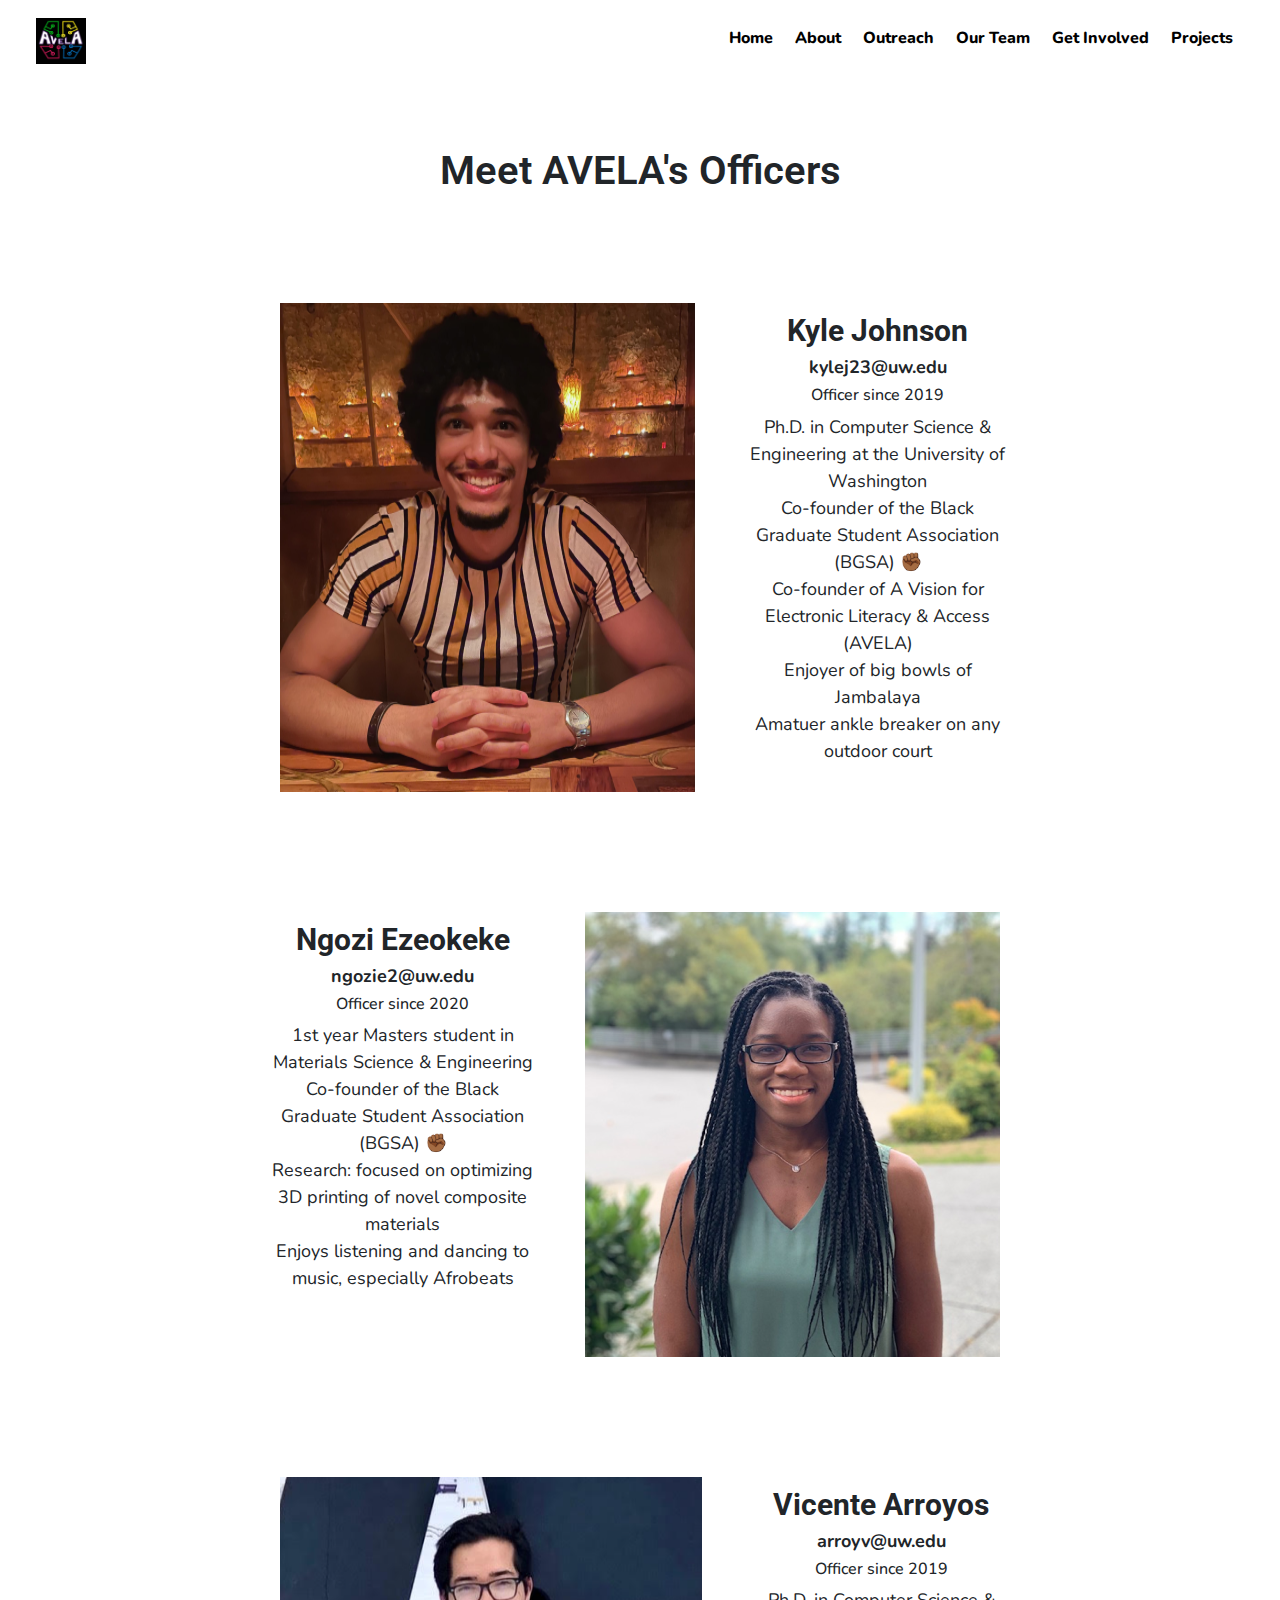
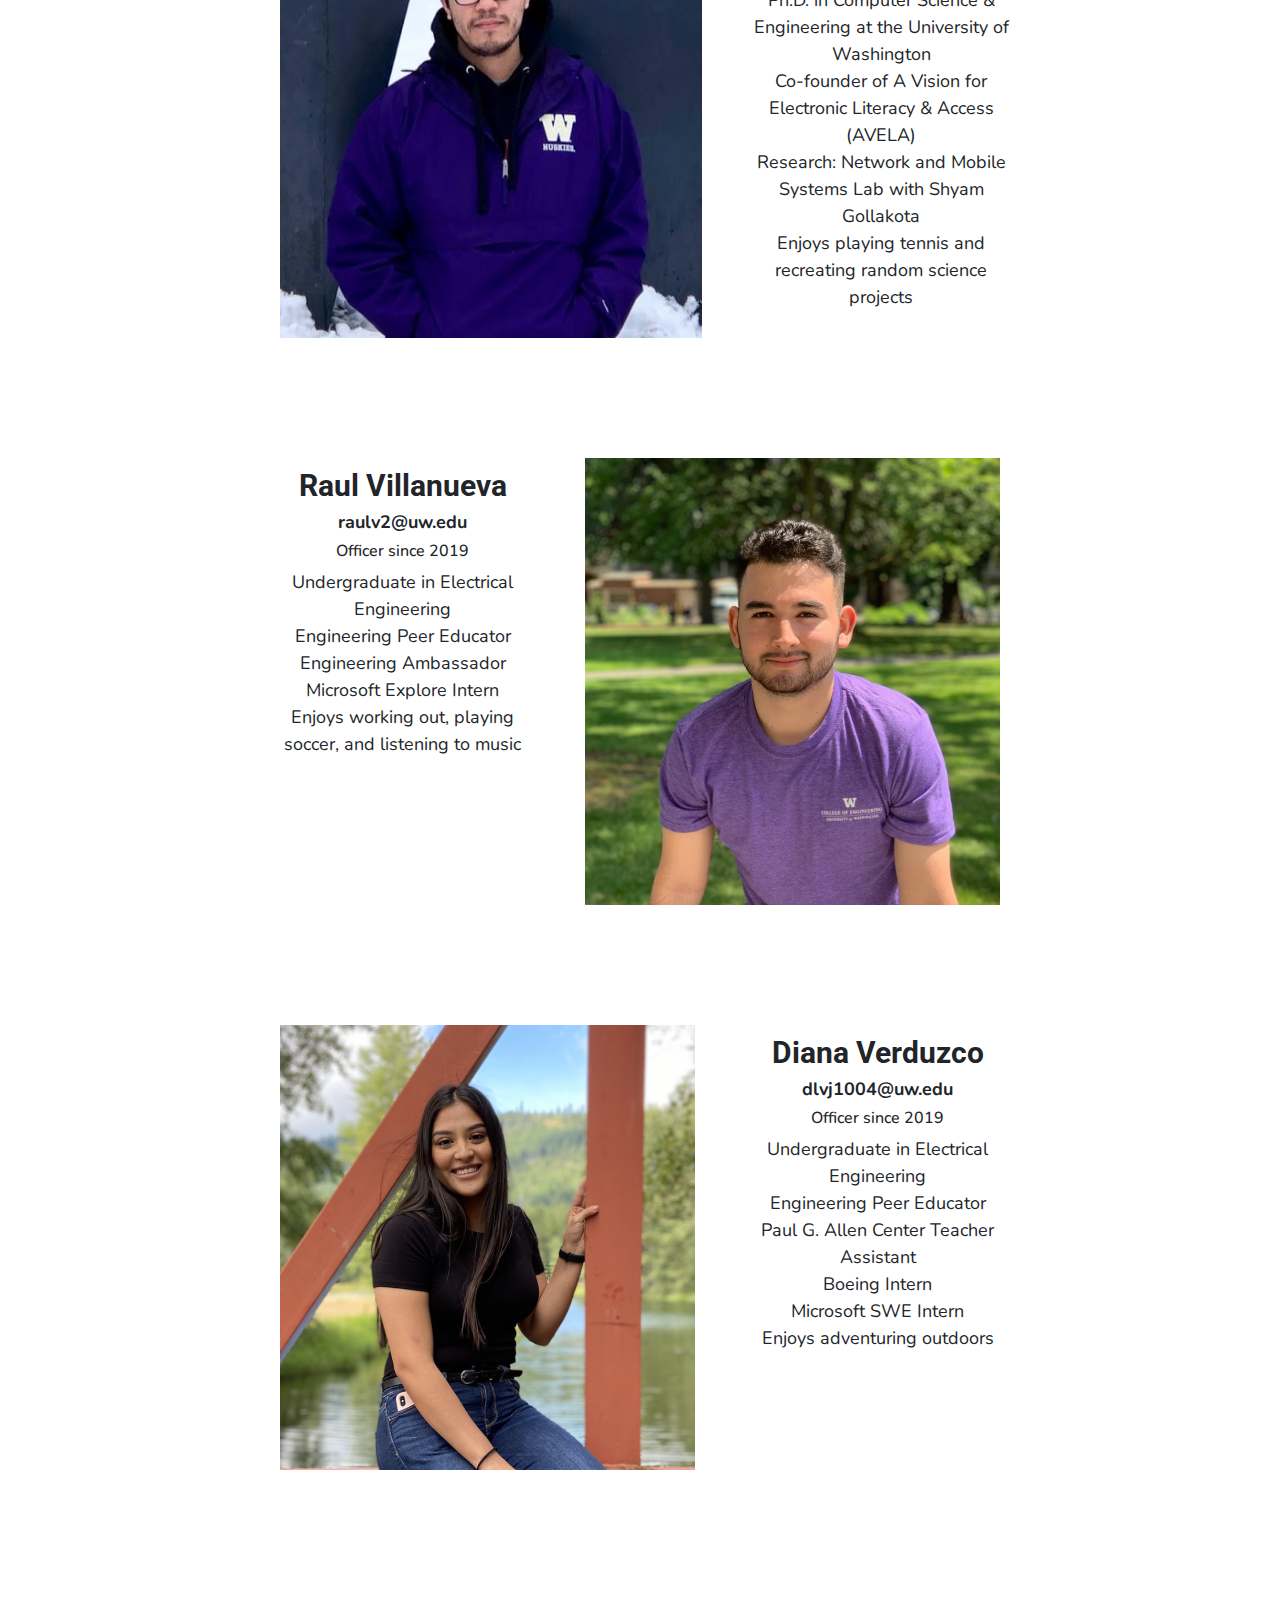
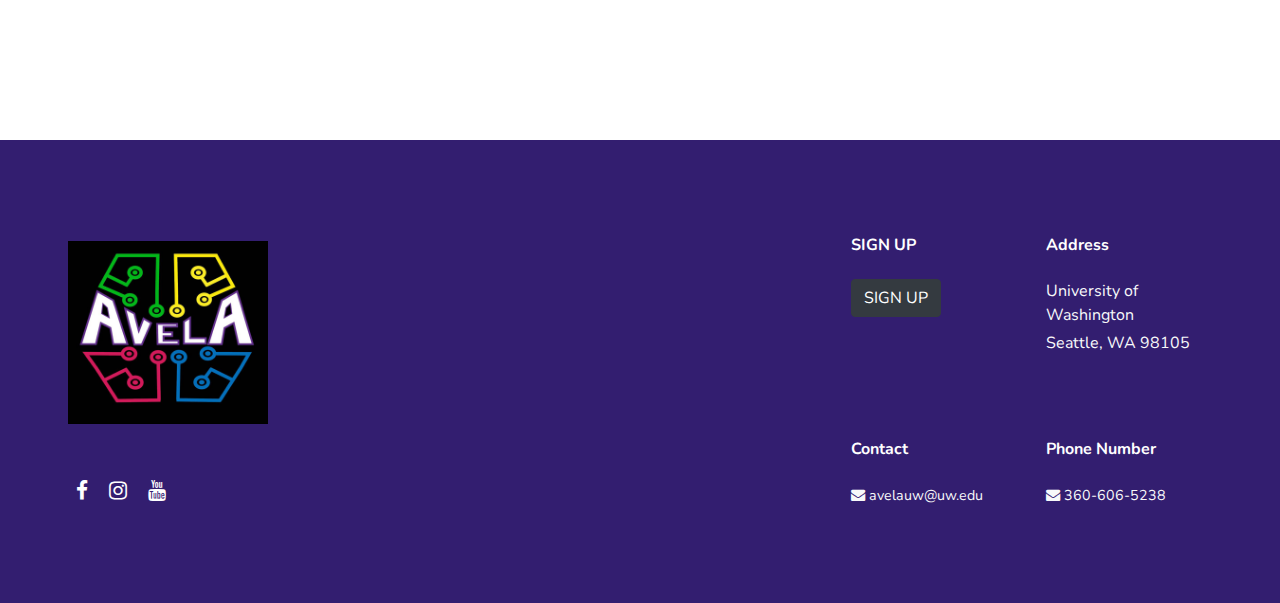
<file: AVELAWebsite/AVELA_website/ourteam.html>
<!DOCTYPE html>
<html lang="en">

  <meta charset="UTF-8">
  <meta name="viewport" content="width=device-width, initial-scale=1.0">
  <title>AVELA</title>


  <link rel="stylesheet" href="styleTeam.css">
  <link rel="stylesheet" href="https://stackpath.bootstrapcdn.com/bootstrap/4.3.1/css/bootstrap.min.css" integrity="sha384-ggOyR0iXCbMQv3Xipma34MD+dH/1fQ784/j6cY/iJTQUOhcWr7x9JvoRxT2MZw1T" crossorigin="anonymous">
  <script src="https://stackpath.bootstrapcdn.com/bootstrap/4.3.1/js/bootstrap.min.js" integrity="sha384-JjSmVgyd0p3pXB1rRibZUAYoIIy6OrQ6VrjIEaFf/nJGzIxFDsf4x0xIM+B07jRM" crossorigin="anonymous"></script>
  <link rel="stylesheet" href="https://stackpath.bootstrapcdn.com/font-awesome/4.7.0/css/font-awesome.min.css">
  <script src="https://code.jquery.com/jquery-3.3.1.slim.min.js" integrity="sha384-q8i/X+965DzO0rT7abK41JStQIAqVgRVzpbzo5smXKp4YfRvH+8abtTE1Pi6jizo" crossorigin="anonymous"></script>
  <script src="https://cdnjs.cloudflare.com/ajax/libs/popper.js/1.14.7/umd/popper.min.js" integrity="sha384-UO2eT0CpHqdSJQ6hJty5KVphtPhzWj9WO1clHTMGa3JDZwrnQq4sF86dIHNDz0W1" crossorigin="anonymous"></script>
  <link rel="preconnect" href="https://fonts.gstatic.com">

  <!-- Nunito font link -->
<link href="https://fonts.googleapis.com/css2?family=Nunito:wght@300&display=swap" rel="stylesheet"> 
 <!-- Roboto font link -->
<link rel="preconnect" href="https://fonts.gstatic.com">
<link href="https://fonts.googleapis.com/css2?family=Roboto:wght@700&display=swap" rel="stylesheet">


</head>

<body>
  <div class="header">
    <div class="menu-bar">
  <nav class="navbar navbar-expand-lg navbar-light">
    <a class="navbar-brand" href="#"><img src="pictures/AVELAlogo.png"></a>

    <button class="navbar-toggler" type="button" data-toggle="collapse" data-target="#navbarNav" aria-controls="navbarNav" aria-expanded="false" aria-label="Toggle navigation">
      <i class="fa fa-bars"></i>
    </button>


    <div class="collapse navbar-collapse" id="navbarNav">

      <ul class="navbar-nav ml-auto">
        <li class="nav-item active">
          <a class="nav-link" href="landingPage.html">Home </a>
        </li>
        <li class="nav-item">
          <a class="nav-link" href="about.html">About</a>
        </li>
        <li class="nav-item">
          <a class="nav-link" href="outreach.html">Outreach</a>
        </li>
        <li class="nav-item">
          <a class="nav-link" href="ourteam.html">Our Team</a>
        </li>
        <li class="nav-item">
          <a class="nav-link" href="involved.html">Get Involved</a>
        </li>
        <li class="nav-item">
          <a class="nav-link" href="projects.html">Projects</a>
        </li>
      </ul>
    </div>
  </nav>
</div>
</div> 
<!-- end of navgation bar -->

<!--Navigation bar-->
<!-- <div id="nav-placeholder">

</div>

<script>
$(function(){
  $("#nav-placeholder").load("AVELA_website/assets/php/headerNav.html");
});
</script> -->
<!--end of Navigation bar-->

<!-- Start of body -->
<div>
  <h1 class = "heaidng"> Meet AVELA's Officers </h1>
</div>

<!-- Increase text
Year with Avela
Education
Research
Hobbies
Fun Fact -->
<!-- Kyle: officer since 2019
Vicente: officer since 2019
Raul: officer since 2019
Diana: officer since 2019
Ngozi: officer since 2020 -->
<!-- block Para -->

<div class="officer">
  <img src="pictures/kyle.png" alt="Kyle Profile Picture" /> <!--about photo-->
  <div class= "name">
      <h2 class = "officersName">Kyle Johnson</h2>
      <h6 class = "officersEmail">kylej23@uw.edu</h6>
      <h6 class = "officersDate">Officer since 2019</h6>
      <p class ="officerPara">
        Ph.D. in Computer Science & Engineering at the University of Washington<br>
        Co-founder of the Black Graduate Student Association (BGSA) ✊🏾<br>
        Co-founder of A Vision for Electronic Literacy & Access (AVELA) <br>
        Enjoyer of big bowls of Jambalaya<br>
        Amatuer ankle breaker on any outdoor court <br>
        <br>
  </div>
</div> <!-- about summary -->

<!-- block Para -->
<div class="officer">
  <div class= "name">
      <h2 class = "officersName">Ngozi Ezeokeke</h2>
      <h6 class = "officersEmail">ngozie2@uw.edu</h6>
      <h6 class = "officersDate">Officer since 2020</h6>
      <p class ="officerPara">
        1st year Masters student in Materials Science & Engineering <br>
        Co-founder of the Black Graduate Student Association (BGSA) ✊🏾<br>
        Research: focused on optimizing 3D printing of novel composite materials <br>
        Enjoys listening and dancing to music, especially Afrobeats<br>
        
  </div>
  <img src="pictures/ngozi.png" alt="Ngozi Profile Picture" /> <!--about photo-->
</div> <!-- about summary -->


<!-- block Para -->
<div class="officer">
  <img src="pictures/vincente.png" alt="Vicente Arroyos Profile Picture" /> <!--about photo-->
  <div class= "name">
      <h2 class = "officersName">Vicente Arroyos</h2>
      <h6 class = "officersEmail">arroyv@uw.edu</h6>
      <h6 class = "officersDate">Officer since 2019</h6>
      <p class ="officerPara">
        Ph.D. in Computer Science & Engineering at the University of Washington<br>
        Co-founder of A Vision for Electronic Literacy & Access (AVELA) <br>
        Research: Network and Mobile Systems Lab with Shyam Gollakota <br>
        Enjoys playing tennis and recreating random science projects <br>
      <br>
  </div>
</div> <!-- about summary -->


<!-- block Para -->
<div class="officer">
  <div class= "name">
      <h2 class = "officersName">Raul Villanueva</h2>
      <h6 class = "officersEmail">raulv2@uw.edu</h6>
      <h6 class = "officersDate">Officer since 2019</h6>
      <p class ="officerPara">
        Undergraduate in Electrical Engineering<br>
        Engineering Peer Educator <br>
        Engineering Ambassador <br>
        Microsoft Explore Intern<br>
        Enjoys working out, playing soccer, and listening to music<br>
        


        <br>
  </div>
  <img src="pictures/raul.png" alt="Raul Profile Picture" /> <!--about photo-->
</div> <!-- about summary -->

<!-- block Para -->
<div class="officer">
  <img src="pictures/diana.png" alt="Diana Profile Picture" /> <!--about photo-->
  <div class= "name">
      <h2 class = "officersName">Diana Verduzco</h2>
      <h6 class = "officersEmail">dlvj1004@uw.edu</h6>
      <h6 class = "officersDate">Officer since 2019</h6>
      <p class ="officerPara">
        Undergraduate in Electrical Engineering<br>
        Engineering Peer Educator <br>
        Paul G. Allen Center Teacher Assistant <br>
        Boeing Intern <br>
        Microsoft SWE Intern <br>
        Enjoys adventuring outdoors 
        <br>
  </div> 
</div> <!-- about summary -->










 
<!-- footer -->
<div class="container-fluid pb-0 mb-0 justify-content-center text-light ">
  <footer>
      <div class="row my-5 justify-content-center py-5">
          <div class="col-11">
              <div class="row ">
                  <div class="col-xl-8 col-md-4 col-sm-4 col-12 my-auto mx-auto a">
                      <img class="footerLogo" src="pictures/AVELAlogo.png"></a>
                  </div>
                  <div class="col-xl-2 col-md-4 col-sm-4 col-12">
                      <h6 class="mb-3 mb-lg-4 bold-text "><b>SIGN UP</b></h6>
                      <a href="https://huskylink.washington.edu/organization/avela" target="_blank">
                        <button type="button" class="btn btn-dark">SIGN UP</button>
                        </a>
                  </div>
                  <div class="col-xl-2 col-md-4 col-sm-4 col-12">
                      <h6 class="mb-3 mb-lg-4 bold-text"><b>Address</b></h6>
                      <p class="mb-1">University of Washington</p>
                      <p>Seattle, WA 98105</p>
                  </div>
              </div>
              <div class="row ">
                  <div class="col-xl-8 col-md-4 col-sm-4 col-auto my-md-0 mt-5 order-sm-1 order-3 align-self-end">
                    <p class="social text-muted mb-0 pb-0 bold-text"> <a href = "https://www.facebook.com/AVELAUW" target="_blank"> <span class="mx-2"><i class="fa fa-facebook" aria-hidden="true"></i></span> </a> <a href = "https://www.instagram.com/avela_uw/?hl=en" target="_blank" ><span class="mx-2"><i class="fa fa-instagram" aria-hidden="true"></i></span> </a> <a href = "https://www.youtube.com/channel/UCAa5O6-yJr2bvxdkqk4IR1w" target="_blank"><span class="mx-2"><i class="fa fa-youtube" aria-hidden="true"></i></span> </a></p><small class="rights"><span></span> </small>
                  </div>
                  <div class="col-xl-2 col-md-4 col-sm-4 col-auto order-1 align-self-end ">
                      <h6 class="mb-3 mb-lg-4 bold-text"><b>Contact</b></h6><small> <span><i class="fa fa-envelope" aria-hidden="true"></i></span> avelauw@uw.edu</small>
                  </div>
                  <div class="col-xl-2 col-md-4 col-sm-4 col-auto order-2 align-self-end mt-3 ">
                      <h6 class="mb-3 mb-lg-4 bold-text"><b>Phone Number</b></h6><small><span><i class="fa fa-envelope" aria-hidden="true"></i></span> 360-606-5238</small>
                  </div>
              </div>
          </div>
      </div>
  </footer>
</div> 



</body>
</html>
</file>
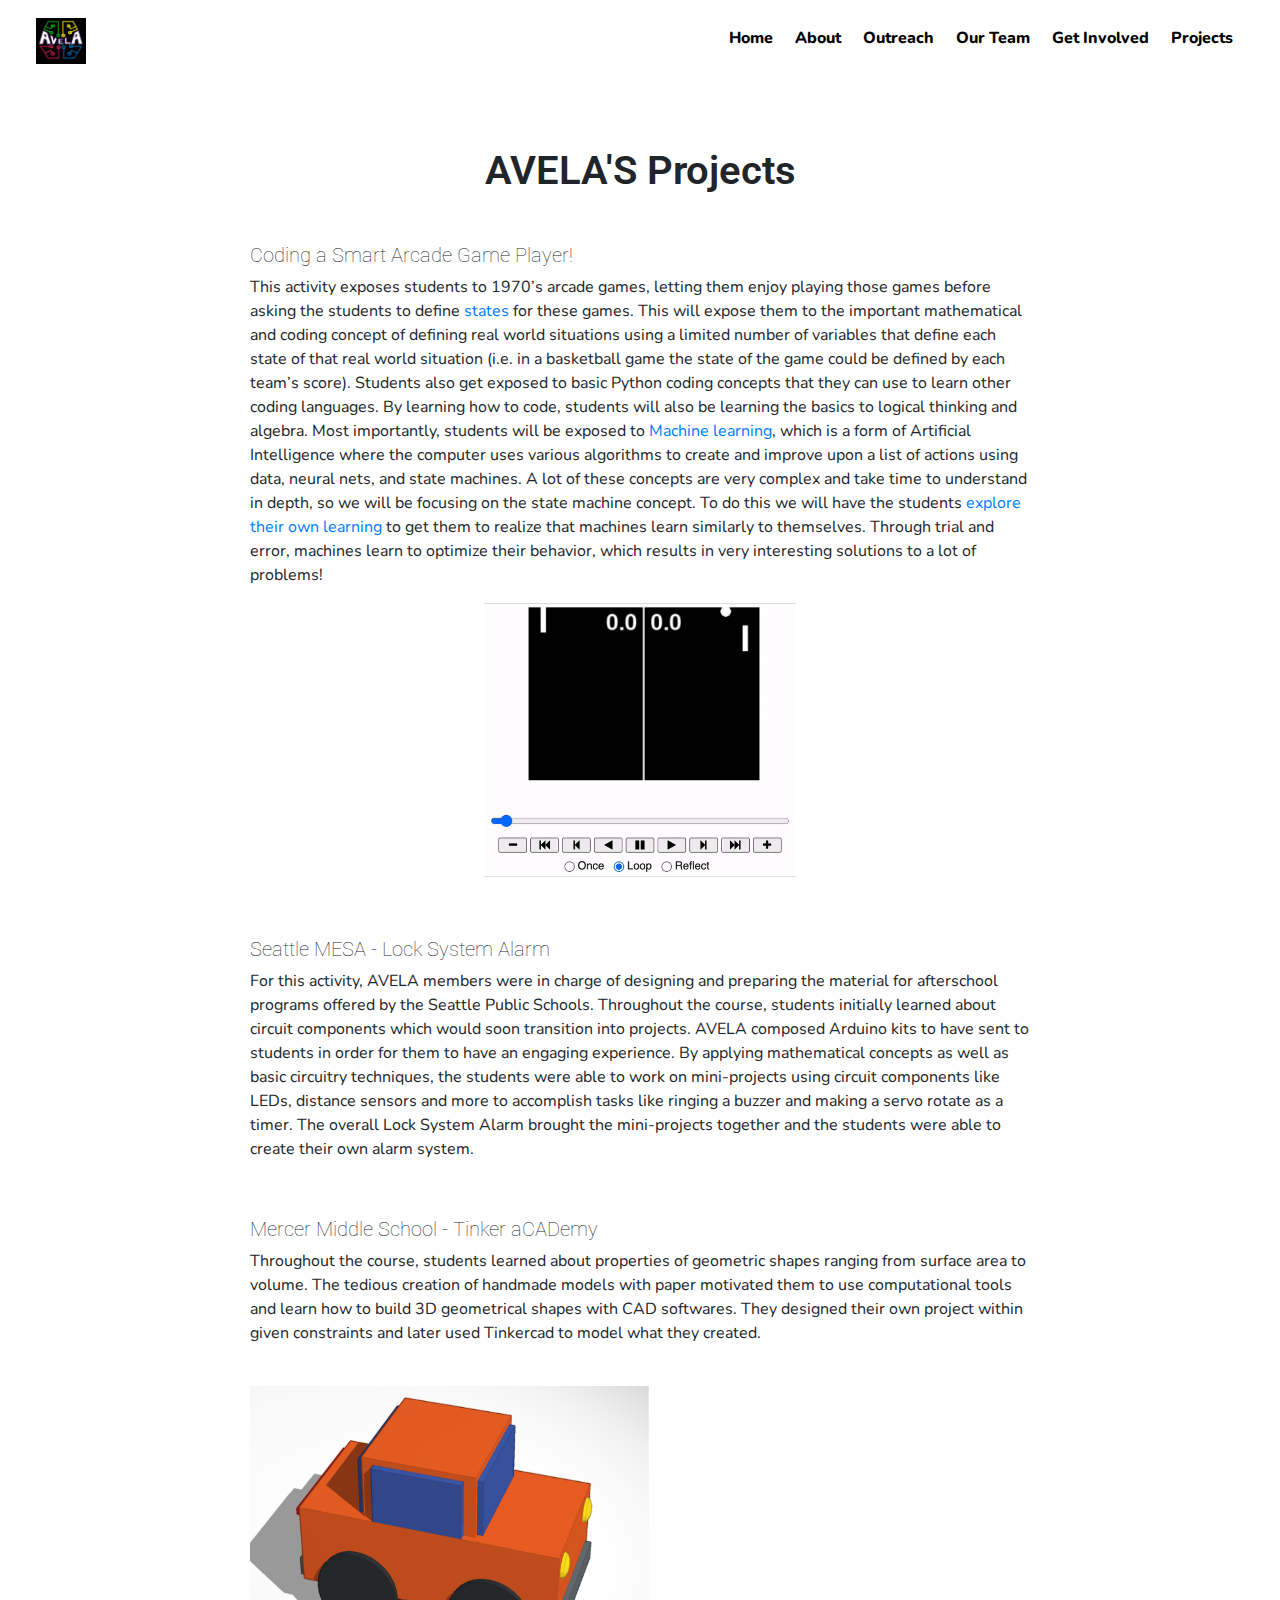
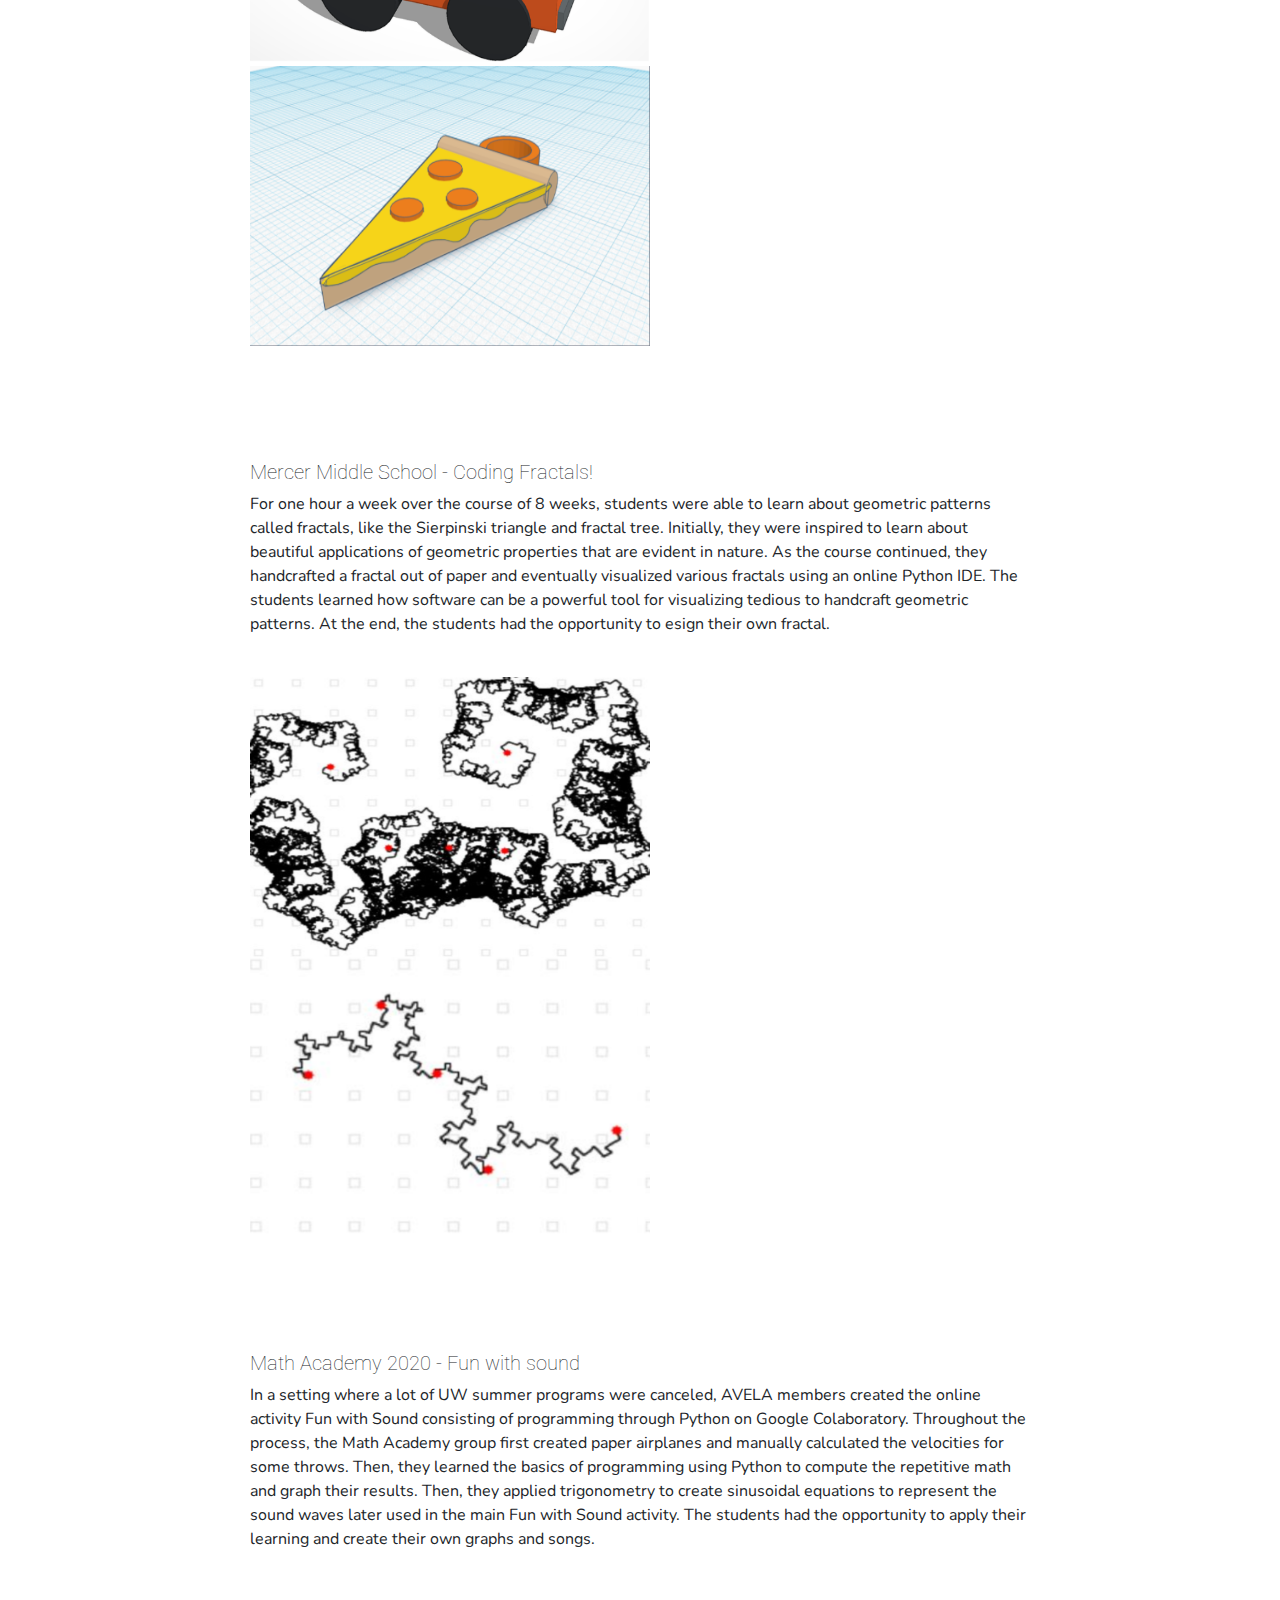
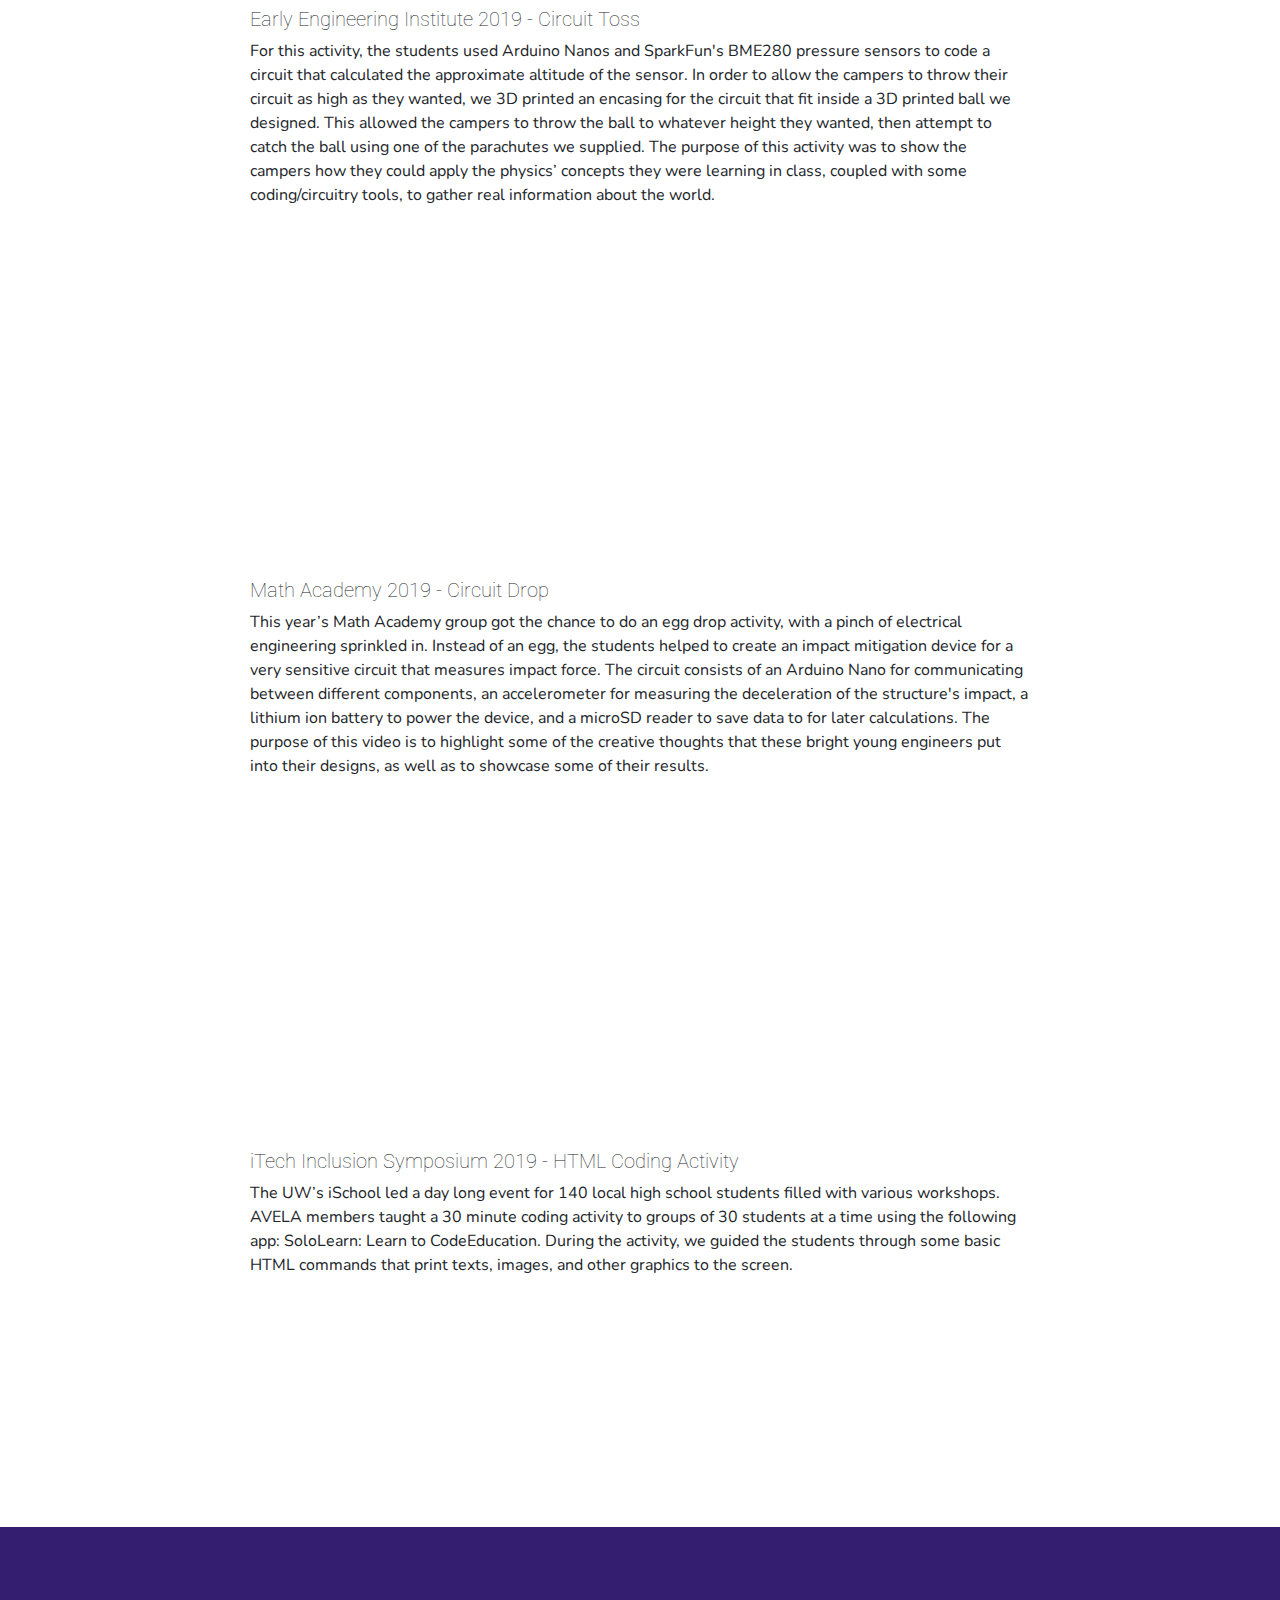
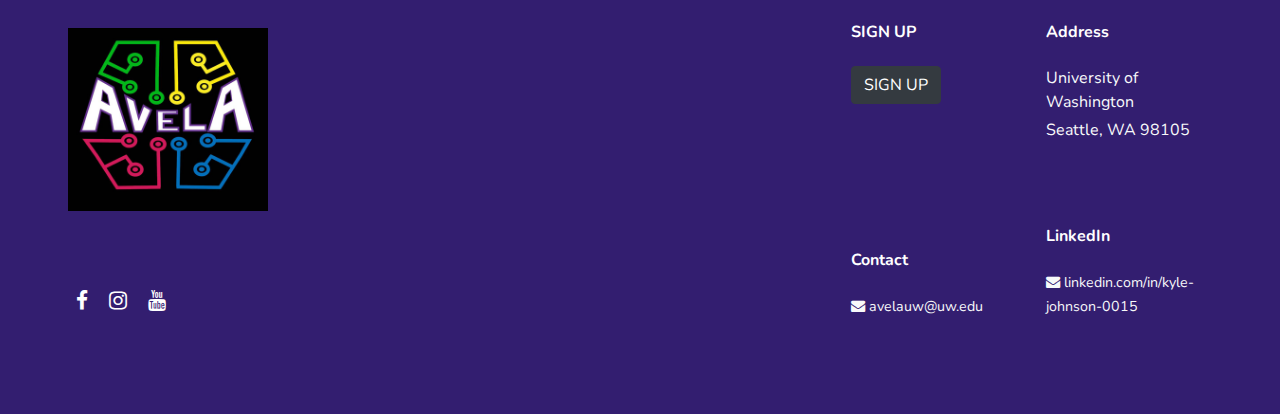
<file: AVELAWebsite/AVELA_website/projects.html>
<!DOCTYPE html>
<html lang="en">
  <head>
  <meta charset="UTF-8">
  <meta name="viewport" content="width=device-width, initial-scale=1.0">
  <title>AVELA</title>

  <link rel="stylesheet" href="styleProject.css">
  <link rel="stylesheet" href="https://stackpath.bootstrapcdn.com/bootstrap/4.3.1/css/bootstrap.min.css" integrity="sha384-ggOyR0iXCbMQv3Xipma34MD+dH/1fQ784/j6cY/iJTQUOhcWr7x9JvoRxT2MZw1T" crossorigin="anonymous">
  <script src="https://stackpath.bootstrapcdn.com/bootstrap/4.3.1/js/bootstrap.min.js" integrity="sha384-JjSmVgyd0p3pXB1rRibZUAYoIIy6OrQ6VrjIEaFf/nJGzIxFDsf4x0xIM+B07jRM" crossorigin="anonymous"></script>
  <link rel="stylesheet" href="https://stackpath.bootstrapcdn.com/font-awesome/4.7.0/css/font-awesome.min.css">
  <script src="https://code.jquery.com/jquery-3.3.1.slim.min.js" integrity="sha384-q8i/X+965DzO0rT7abK41JStQIAqVgRVzpbzo5smXKp4YfRvH+8abtTE1Pi6jizo" crossorigin="anonymous"></script>
  <script src="https://cdnjs.cloudflare.com/ajax/libs/popper.js/1.14.7/umd/popper.min.js" integrity="sha384-UO2eT0CpHqdSJQ6hJty5KVphtPhzWj9WO1clHTMGa3JDZwrnQq4sF86dIHNDz0W1" crossorigin="anonymous"></script>
  <link rel="preconnect" href="https://fonts.gstatic.com">

  <!-- Nunito font link -->
<link href="https://fonts.googleapis.com/css2?family=Nunito:wght@300&display=swap" rel="stylesheet"> 
<!-- Roboto font link -->
<link rel="preconnect" href="https://fonts.gstatic.com">
<link href="https://fonts.googleapis.com/css2?family=Roboto:wght@700&display=swap" rel="stylesheet">


</head>

<body>
  <div class="header">
    <div class="menu-bar">
  <nav class="navbar navbar-expand-lg navbar-light">
    <a class="navbar-brand" href="#"><img src="pictures/AVELAlogo.png"></a>

    <button class="navbar-toggler" type="button" data-toggle="collapse" data-target="#navbarNav" aria-controls="navbarNav" aria-expanded="false" aria-label="Toggle navigation">
      <i class="fa fa-bars"></i>
    </button>

    <div class="collapse navbar-collapse" id="navbarNav">

      <ul class="navbar-nav ml-auto">
        <li class="nav-item active">
          <a class="nav-link" href="landingPage.html">Home </a>
        </li>
        <li class="nav-item">
          <a class="nav-link" href="about.html">About</a>
        </li>
        <li class="nav-item">
          <a class="nav-link" href="outreach.html">Outreach</a>
        </li>
        <li class="nav-item">
          <a class="nav-link" href="ourteam.html">Our Team</a>
        </li>
        <li class="nav-item">
          <a class="nav-link" href="involved.html">Get Involved</a>
        </li>
        <li class="nav-item">
          <a class="nav-link" href="projects.html">Projects</a>
        </li>
      </ul>

    </div>
  </nav>
</div>
</div>


<!-- start of body-->

<!--heading-->

<div>
  <h1 class="headerProject">AVELA'S Projects</h1>
</div>

<!--main picture-->

<div class = "blockOne">
  <h4 class= "headings"> Coding a Smart Arcade Game Player!
  </h4>
  <p> This activity exposes students to 1970’s arcade games, letting them enjoy playing those games before asking the students to define <a href = "https://drive.google.com/file/d/1QTqRpI2CMpyZgtWVlotBhD2zAVA4b41p/view" target="_blank">states </a>for these games. This will expose them to the important mathematical and coding concept of defining real world situations using a limited number of variables that define each state of that real world situation (i.e. in a basketball game the state of the game could be defined by each team’s score). Students also get exposed to basic Python coding concepts that they can use to learn other coding languages. By learning how to code, students will also be learning the basics to logical thinking and algebra. Most importantly, students will be exposed to <a href= "https://www.idtech.com/blog/intro-to-machine-learning-kids-teens" target="_blank"> Machine learning</a>, which is a form of Artificial Intelligence where the computer uses various algorithms to create and improve upon a list of actions using data, neural nets, and state machines. A lot of these concepts are very complex and take time to understand in depth, so we will be focusing on the state machine concept. To do this we will have the students <a href = "https://raisingchildren.net.au/school-age/school-learning/learning-ideas/learning-school-years" target="_blank"> explore their own learning</a> to get them to realize that machines learn similarly to themselves. Through trial and error, machines learn to optimize their behavior, which results in very interesting solutions to a lot of problems!
    </p>
    <div >
      <img  class= "block" src="pictures/pong_winning.gif" alt="panel photo" >
    </div>
</div>

<div class = "blockOne">
  <h4 class= "headings"> Seattle MESA - Lock System Alarm </h4>
  <p> For this activity, AVELA members were in charge of 
      designing and preparing the material for afterschool
       programs offered by the Seattle Public Schools. 
       Throughout the course, students initially learned 
       about circuit components which would soon transition 
       into projects. AVELA composed Arduino kits to have sent 
       to students in order for them to have an engaging 
       experience. By applying mathematical concepts as well as 
       basic circuitry techniques, the students were able to work 
       on mini-projects using circuit components like LEDs, distance sensors and
        more to accomplish tasks like ringing a buzzer and making a servo rotate 
    as a timer. The overall Lock System Alarm brought the mini-projects together 
    and the students were able to create their own alarm system.</p>
</div>

<div class = "blockOne">
    <h4 class= "headings"> Mercer Middle School - Tinker aCADemy</h4>
    <p> Throughout the course, students learned about properties of geometric 
        shapes ranging from surface area to volume. The tedious creation of handmade
         models with paper motivated them to use computational tools and learn how to build 3D 
         geometrical shapes with CAD softwares. They designed their own project within given 
         constraints and later used Tinkercad to model what they created.
    </p>
  </div>
  <div class = "images">
    <img src="pictures/tinker1.png" alt="Tinker aCADemy"  />
    <img src="pictures/tinker2.png" alt="Tinker aCADemy"  /> 
  </div>

  <div class = "blockOne">
    <h4 class= "headings"> Mercer Middle School - Coding Fractals!</h4>
    <p> For one hour a week over the course of 8 weeks, students were able to learn about geometric 
        patterns called fractals, like the Sierpinski triangle and fractal tree. Initially, they were
         inspired to learn about beautiful applications of geometric properties that are evident in nature.
        As the course continued, they handcrafted a fractal out of paper and eventually visualized various 
        fractals using an online Python IDE. The students learned how software can be a powerful tool for
        visualizing tedious to handcraft geometric patterns. At the end, the students had the opportunity to
        esign their own fractal.
    </p>
  </div>
  <div class = "images">
    <img src="pictures/fractals.png" alt="fractals"  />
    <img src="pictures/fractals1.png" alt="fractals"  /> 
  </div>

  <div class = "blockOne">
    <h4 class= "headings"> Math Academy 2020 - Fun with sound</h4>
    <p> In a setting where a lot of UW summer programs were canceled, AVELA members created the online activity
         Fun with Sound consisting of programming through Python on Google Colaboratory. Throughout the process, 
         the Math Academy group first created paper airplanes and manually calculated the velocities for some throws. 
         Then, they learned the basics of programming using Python to compute the repetitive math and graph their results.
          Then, they applied trigonometry to create sinusoidal equations to represent the sound waves later used in the main 
          Fun with Sound activity. The students had the opportunity to apply their learning and create their own graphs and songs.
    </p>
  </div>

  <div class = "blockOne">
    <h4 class= "headings"> Early Engineering Institute 2019 - Circuit Toss</h4>
    <p>For this activity, the students used Arduino Nanos and SparkFun's BME280 pressure sensors to code a circuit 
        that calculated the approximate altitude of the sensor. In order to allow the campers to throw their circuit as high 
        as they wanted, we 3D printed an encasing for the circuit that fit inside a 3D printed ball we designed. This allowed 
        the campers to throw the ball to whatever height they wanted, then attempt to catch the ball using one of the parachutes 
        we supplied. The purpose of this activity was to show the campers how they could apply the physics’ concepts they were learning in class, 
        coupled with some coding/circuitry tools, to gather real information about the world. </p>
        <iframe class="video" width="560" height="315" src="https://www.youtube.com/embed/iZsIU5JqRio" title="YouTube video player" frameborder="0" allow="accelerometer; autoplay; clipboard-write; encrypted-media; gyroscope; picture-in-picture" allowfullscreen></iframe>
    </div>

  <div class = "blockOne">
    <h4 class= "headings"> Math Academy 2019 - Circuit Drop</h4>
    <p>This year’s Math Academy group got the chance to do an egg drop activity, with a pinch of electrical engineering sprinkled in.
         Instead of an egg, the students helped to create an impact mitigation device for a very sensitive circuit that measures impact 
         force. The circuit consists of an Arduino Nano for communicating between different components, an accelerometer for measuring 
         the deceleration of the structure's impact, a lithium ion battery to power the device, and a microSD reader to save data to 
         for later calculations. The purpose of this video is to highlight some of the creative thoughts that these bright young 
         engineers put into their designs, as well as to showcase some of their results.
        </p>

        <iframe class = "video" width="560" height="315" src="https://www.youtube.com/embed/HuHaEdtqKOE" title="YouTube video player" frameborder="0" allow="accelerometer; autoplay; clipboard-write; encrypted-media; gyroscope; picture-in-picture" allowfullscreen></iframe>  
        
  </div>

  <div class = "blockOne">
    <h4 class= "headings"> iTech Inclusion Symposium 2019 -  HTML Coding Activity </h4>
    <p>The UW’s iSchool led a day long event for 140 local high school students filled with various workshops. 
        AVELA members taught a 30 minute coding activity to groups of 30 students at a time using the following 
        app: ⁠SoloLearn: Learn to Code⁠Education. During the activity, we guided the students through some basic
         HTML commands that print texts, images, and other graphics to the screen.

        </p>
  </div>



<!-- footer -->
<div class="container-fluid pb-0 mb-0 justify-content-center text-light ">
  <footer>
      <div class="row my-5 justify-content-center py-5">
          <div class="col-11">
              <div class="row ">
                  <div class="col-xl-8 col-md-4 col-sm-4 col-12 my-auto mx-auto a">
                      <img class="footerLogo" src="pictures/AVELAlogo.png"></a>
                  </div>
                  <div class="col-xl-2 col-md-4 col-sm-4 col-12">
                      <h6 class="mb-3 mb-lg-4 bold-text "><b>SIGN UP</b></h6>
                      <a href="https://huskylink.washington.edu/organization/avela" target="_blank">
                        <button type="button" class="btn btn-dark">SIGN UP</button>
                        </a>
                  </div>
                  <div class="col-xl-2 col-md-4 col-sm-4 col-12">
                      <h6 class="mb-3 mb-lg-4 bold-text"><b>Address</b></h6>
                      <p class="mb-1">University of Washington</p>
                      <p>Seattle, WA 98105</p>
                  </div>
              </div>
              <div class="row ">
                  <div class="col-xl-8 col-md-4 col-sm-4 col-auto my-md-0 mt-5 order-sm-1 order-3 align-self-end">
                    <p class="social text-muted mb-0 pb-0 bold-text"> <a href = "https://www.facebook.com/AVELAUW" target="_blank"> <span class="mx-2"><i class="fa fa-facebook" aria-hidden="true"></i></span> </a> <a href = "https://www.instagram.com/avela_uw/?hl=en" target="_blank" ><span class="mx-2"><i class="fa fa-instagram" aria-hidden="true"></i></span> </a> <a href = "https://www.youtube.com/channel/UCAa5O6-yJr2bvxdkqk4IR1w" target="_blank"><span class="mx-2"><i class="fa fa-youtube" aria-hidden="true"></i></span> </a></p><small class="rights"><span></span> </small>
                  </div>
                  <div class="col-xl-2 col-md-4 col-sm-4 col-auto order-1 align-self-end ">
                      <h6 class="mb-3 mb-lg-4 bold-text"><b>Contact</b></h6><small> <span><i class="fa fa-envelope" aria-hidden="true"></i></span> avelauw@uw.edu</small>
                  </div>
                  <div class="col-xl-2 col-md-4 col-sm-4 col-auto order-2 align-self-end mt-3 ">
                      <h6 class="mb-3 mb-lg-4 bold-text"><b>LinkedIn</b></h6><small><span><i class="fa fa-envelope" aria-hidden="true"></i></span> linkedin.com/in/kyle-johnson-0015</small>
                  </div>
              </div>
          </div>
      </div>
  </footer>
</div> 



</body>
</html>
</file>
<file: AVELAWebsite/AVELA_website/styleTeam.css>
*{
    margin:0px;
    padding:0px;
    font-family: 'Nunito', sans-serif;
}

.navbar-brand img{
    width:50px;
    margin-top: 5px;
    margin-left: 20px;
}

.navbar-nav{
    text-align: right;
    margin-right:20px;
}

.navbar .fa{
    color: black!important; 
}

.menu-bar .navbar-toggler {
    padding-right: 20px;
    outline: none!important;
    border: none!important;
}

.nav-link {
    font-size: 16px;
    margin: 3px;
    color: black!important;
    font-weight: 800;

}

.nav-link:hover{
    font-weight: 600;
    border-bottom: 1px solid #331E70;
}

/* after navigation bar */

/* heaidng  */
.heaidng {
    padding-top: 70px; 
    font-weight: 600;
    font: larger;
    font-family: 'Roboto', sans-serif;
    text-align: center;
}

.headshots {
    width: 300px;
    height: 300px;

}

/* block One */
.blockOne {
    padding-top: 40px;
    font-family: 'Roboto', sans-serif;
    padding-left: 250px;
    padding-right: 250px;

}

.officer {
    font-size: 25px;
    font-weight: 100px;
}

.para {
    font-size: 15px;
}


 /*about*/
 .officer {
    display: flex;
    justify-content: center;
    font-family: 'Roboto', sans-serif;
    padding-left: 250px;
    padding-right: 250px;
    padding-top: 100px;
    text-align: center;
  }
/*about*/
.officer img{
    /* width:500px;
    height:470px; */
    margin-bottom: 20px;
    margin-left: 10px;
    margin-right: 10px;
    padding-right: 20px;
    padding-left: 20px;
  }
  /*about summary*/
  .officerPara{
    font-size: 18px;
    text-align: center;
    font-weight: 10px;
    margin-bottom: 20px;
    padding-right: 20px;
    padding-left: 20px; 

  }
  .name {
      padding-top: 10px;
  }

  .officersName {
      font-size: 30px;
      font-weight: bold;
      font-family: 'Roboto', sans-serif;
  }

  .officersEmail{
      font-size: 18px;
      font-weight: bold;
  }
  

/* images */

/* flex box */

.flexbox {
    display: grid;
    grid-template-columns: repeat(auto-fit, minmax(250px,1fr));
    grid-gap: 1.5rem;
    justify-items: center;
    margin: 0;
    padding: 0;

}










/* footer */

@import url('https://fonts.googleapis.com/css?family=Rubik&display=swap');

body {
    background: linear-gradient(0deg, #fff, 50%, #DEEEFE);
    font-family: 'Rubik', sans-serif;
    background: #fff;
    height: 100 !important
}

.footerLogo{
    width:200px;
    margin-top: 5px;
    
}
.container-fluid {
    overflow: hidden;
    margin-top: 250px;
    background:#331E70;
    color:#fff !important;
    margin-bottom: 0;
    padding-bottom: 0
}

small {
    font-size: calc(12px + (15 - 12) * ((100vw - 360px) / (1600 - 360))) !important
}

.bold-text {
    color: #fff !important
}

.mt-55 {
    margin-top: calc(50px + (60 - 50) * ((100vw - 360px) / (1600 - 360))) !important
}

h3 {
    font-size: calc(34px + (40 - 34) * ((100vw - 360px) / (1600 - 360))) !important
}

.social {
    font-size: 21px !important
}

.rights {
    font-size: calc(10px + (12 - 10) * ((100vw - 360px) / (1600 - 360))) !important
}

.row a {
    color: white;
}
</file>
<file: AVELAWebsite/AVELA_website/styleProject.css>
*{
    margin:0px;
    padding:0px;
    font-family: 'Nunito', sans-serif;
}

.navbar-brand img{
    width:50px;
    margin-top: 5px;
    margin-left: 20px;
}

.navbar-nav{
    text-align: right;
    margin-right:20px;
}

.navbar .fa{
    color: black!important; 
}

.menu-bar .navbar-toggler {
    padding-right: 20px;
    outline: none!important;
    border: none!important;
}

.nav-link {
    font-size: 16px;
    margin: 3px;
    color: black!important;
    font-weight: 800;

}

.nav-link:hover{
    font-weight: 600;
    border-bottom: 1px solid #331E70;
}
/* after navigation bar */

.headerProject{

    padding-top: 70px; 
    font-weight: 600;
    font: larger;
    font-family: 'Roboto', sans-serif;
    text-align: center;

}

.headings { 
    font-size: 20px;
    font-weight: 50;
    font-family: 'Roboto', sans-serif;

}


.blockOne{
    padding-top: 40px;
    font-family: 'Roboto', sans-serif;
    padding-left: 250px;
    padding-right: 250px; 
}

/* images */
.images{
    text-align: justify;
    padding-left: 250px;
    padding-right: 250px;
    padding-top: 25px;
    padding-bottom: 50px;
    
}

.images img {
    display: inline-block;
    width: 400px;
    height: 280px;
}

.images:after {
    content: '';
    display: inline-block;
    width: 100%;
}


.video {
    padding-top: 40px;
    display: block;
    margin-left: auto;
    margin-right: auto;
}

.block {
    display: block;
    margin-left: auto;
    margin-right: auto;
    width: 40%;
    height: 40%;
    padding-bottom: 20px;
}

 







@import url('https://fonts.googleapis.com/css?family=Rubik&display=swap');

body {
    background: linear-gradient(0deg, #fff, 50%, #DEEEFE);
    font-family: 'Rubik', sans-serif;
    background: #fff;
    height: 100 !important
}

.footerLogo{
    width:200px;
    margin-top: 5px;
    
}
.container-fluid {
    overflow: hidden;
    margin-top: 250px;
    background:#331E70;
    color:#fff !important;
    margin-bottom: 0;
    padding-bottom: 0
}

small {
    font-size: calc(12px + (15 - 12) * ((100vw - 360px) / (1600 - 360))) !important
}

.bold-text {
    color: #fff !important
}

.mt-55 {
    margin-top: calc(50px + (60 - 50) * ((100vw - 360px) / (1600 - 360))) !important
}

h3 {
    font-size: calc(34px + (40 - 34) * ((100vw - 360px) / (1600 - 360))) !important
}

.social {
    font-size: 21px !important
}

.rights {
    font-size: calc(10px + (12 - 10) * ((100vw - 360px) / (1600 - 360))) !important
}


.row a {
    color: white;
}
</file>
